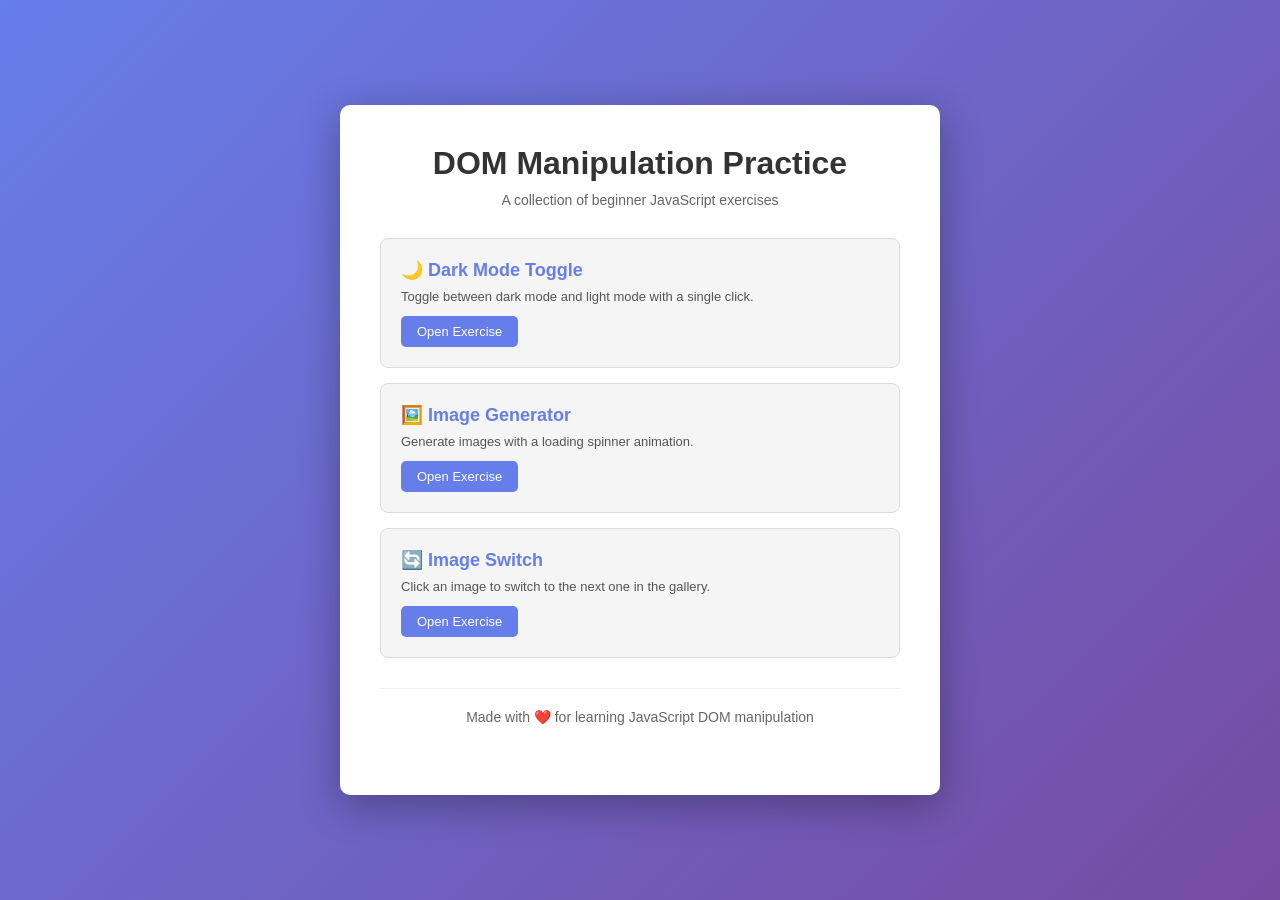
<file: index.html>
<!DOCTYPE html>
<html lang="en">
<head>
  <meta charset="UTF-8">
  <meta name="viewport" content="width=device-width, initial-scale=1.0">
  <title>DOM Manipulation Practice</title>
  <style>
    * {
      margin: 0;
      padding: 0;
      box-sizing: border-box;
    }

    body {
      font-family: Arial, sans-serif;
      background: linear-gradient(135deg, #667eea 0%, #764ba2 100%);
      min-height: 100vh;
      display: flex;
      justify-content: center;
      align-items: center;
      padding: 20px;
    }

    .container {
      background: white;
      border-radius: 10px;
      box-shadow: 0 10px 40px rgba(0, 0, 0, 0.3);
      padding: 40px;
      max-width: 600px;
      width: 100%;
    }

    h1 {
      color: #333;
      margin-bottom: 10px;
      text-align: center;
    }

    p {
      color: #666;
      text-align: center;
      margin-bottom: 30px;
      font-size: 14px;
    }

    .exercise-list {
      display: flex;
      flex-direction: column;
      gap: 15px;
    }

    .exercise-card {
      background: #f5f5f5;
      border: 1px solid #ddd;
      border-radius: 8px;
      padding: 20px;
      transition: transform 0.3s, box-shadow 0.3s;
    }

    .exercise-card:hover {
      transform: translateY(-5px);
      box-shadow: 0 5px 15px rgba(0, 0, 0, 0.1);
    }

    .exercise-card h2 {
      color: #667eea;
      font-size: 18px;
      margin-bottom: 8px;
    }

    .exercise-card p {
      color: #555;
      font-size: 13px;
      margin-bottom: 12px;
      text-align: left;
    }

    .exercise-card a {
      display: inline-block;
      background: #667eea;
      color: white;
      text-decoration: none;
      padding: 8px 16px;
      border-radius: 5px;
      font-size: 13px;
      transition: background 0.3s;
    }

    .exercise-card a:hover {
      background: #764ba2;
    }

    footer {
      text-align: center;
      margin-top: 30px;
      border-top: 1px solid #eee;
      padding-top: 20px;
      color: #888;
      font-size: 12px;
    }
  </style>
</head>
<body>
  <div class="container">
    <h1>DOM Manipulation Practice</h1>
    <p>A collection of beginner JavaScript exercises</p>

    <div class="exercise-list">
      <div class="exercise-card">
        <h2>🌙 Dark Mode Toggle</h2>
        <p>Toggle between dark mode and light mode with a single click.</p>
        <a href="./dark-mode-toggle/index.html">Open Exercise</a>
      </div>

      <div class="exercise-card">
        <h2>🖼️ Image Generator</h2>
        <p>Generate images with a loading spinner animation.</p>
        <a href="./image-generator/index.html">Open Exercise</a>
      </div>

      <div class="exercise-card">
        <h2>🔄 Image Switch</h2>
        <p>Click an image to switch to the next one in the gallery.</p>
        <a href="./image-switch/index.html">Open Exercise</a>
      </div>
    </div>

    <footer>
      <p>Made with ❤️ for learning JavaScript DOM manipulation</p>
    </footer>
  </div>
</body>
</html>
</file>
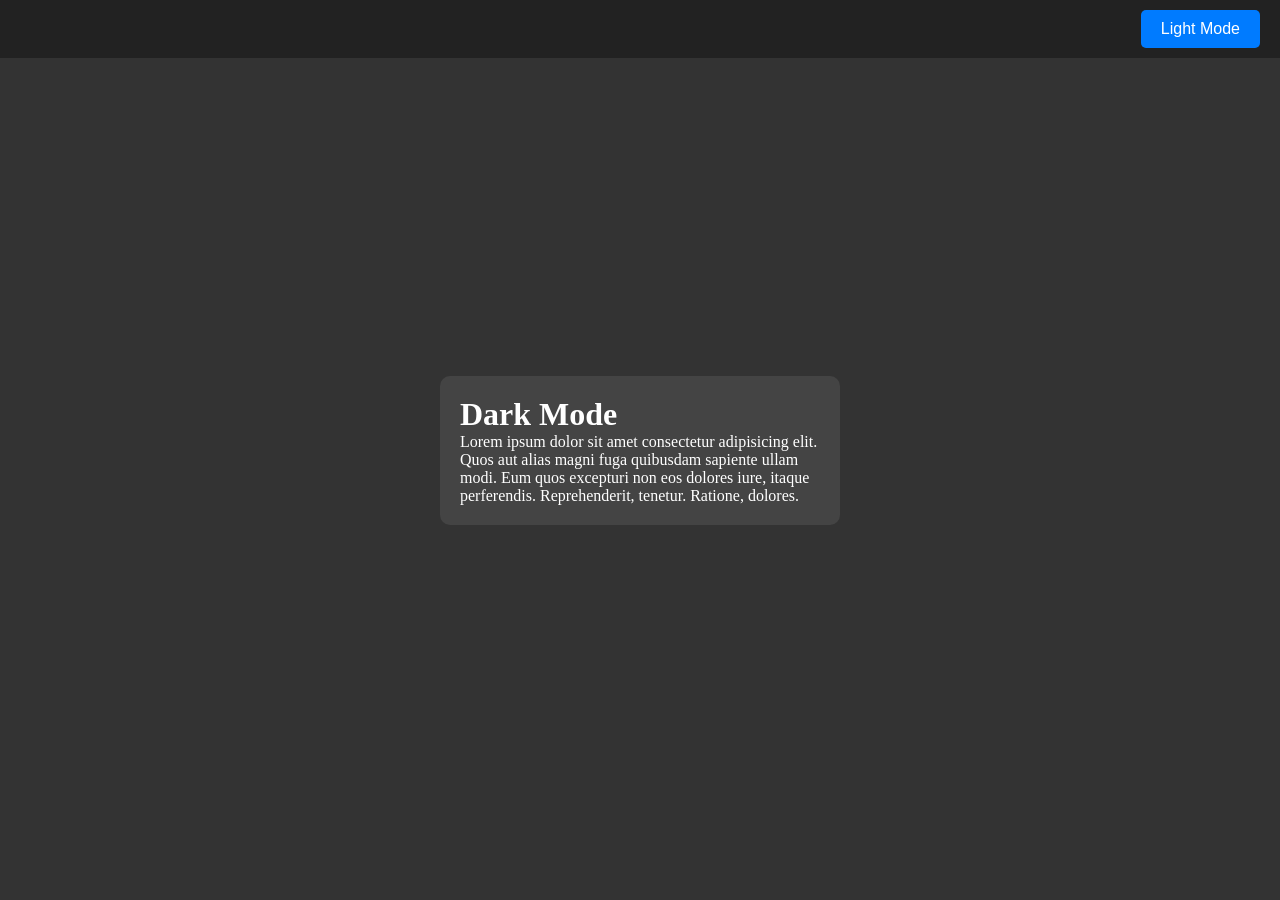
<file: dark-mode-toggle/index.html>
<!DOCTYPE html>
<html lang="en">
<head>
  <meta charset="UTF-8">
  <meta name="viewport" content="width=device-width, initial-scale=1.0">
  <title>Dark Mode Toggle</title>
  <link rel="stylesheet" href="style.css">
</head>
<body>
  <div class="navbar">
    <button id="btn">Light Mode</button>
  </div>
  <div class="container">
    <div class="content">
      <h1>Dark Mode</h1>
      <p>Lorem ipsum dolor sit amet consectetur adipisicing elit. Quos aut alias magni fuga quibusdam sapiente ullam modi. Eum quos excepturi non eos dolores iure, itaque perferendis. Reprehenderit, tenetur. Ratione, dolores.</p>
    </div>
  </div>
  <script src="script.js"></script>
</body>
</html>
</file>
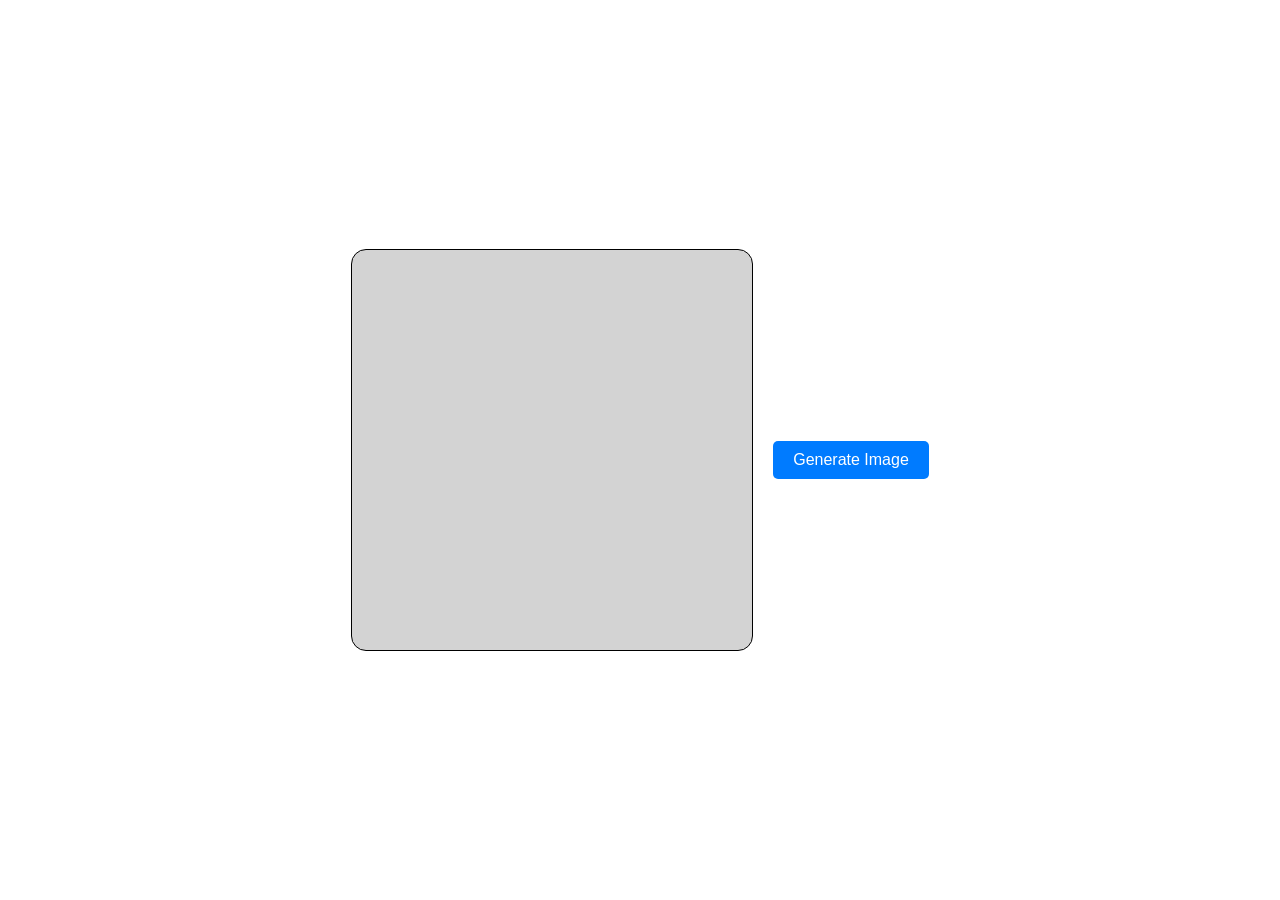
<file: image-generator/index.html>
<!DOCTYPE html>
<html lang="en">
<head>
  <meta charset="UTF-8">
  <meta name="viewport" content="width=device-width, initial-scale=1.0">
  <title>Image Generator</title>
  <link rel="stylesheet" href="style.css">
</head>
<body>
  <div id="container" class="card"></div>
  <button id="btn">Generate Image</button>
  <script src="script.js"></script>
</body>
</html>
</file>
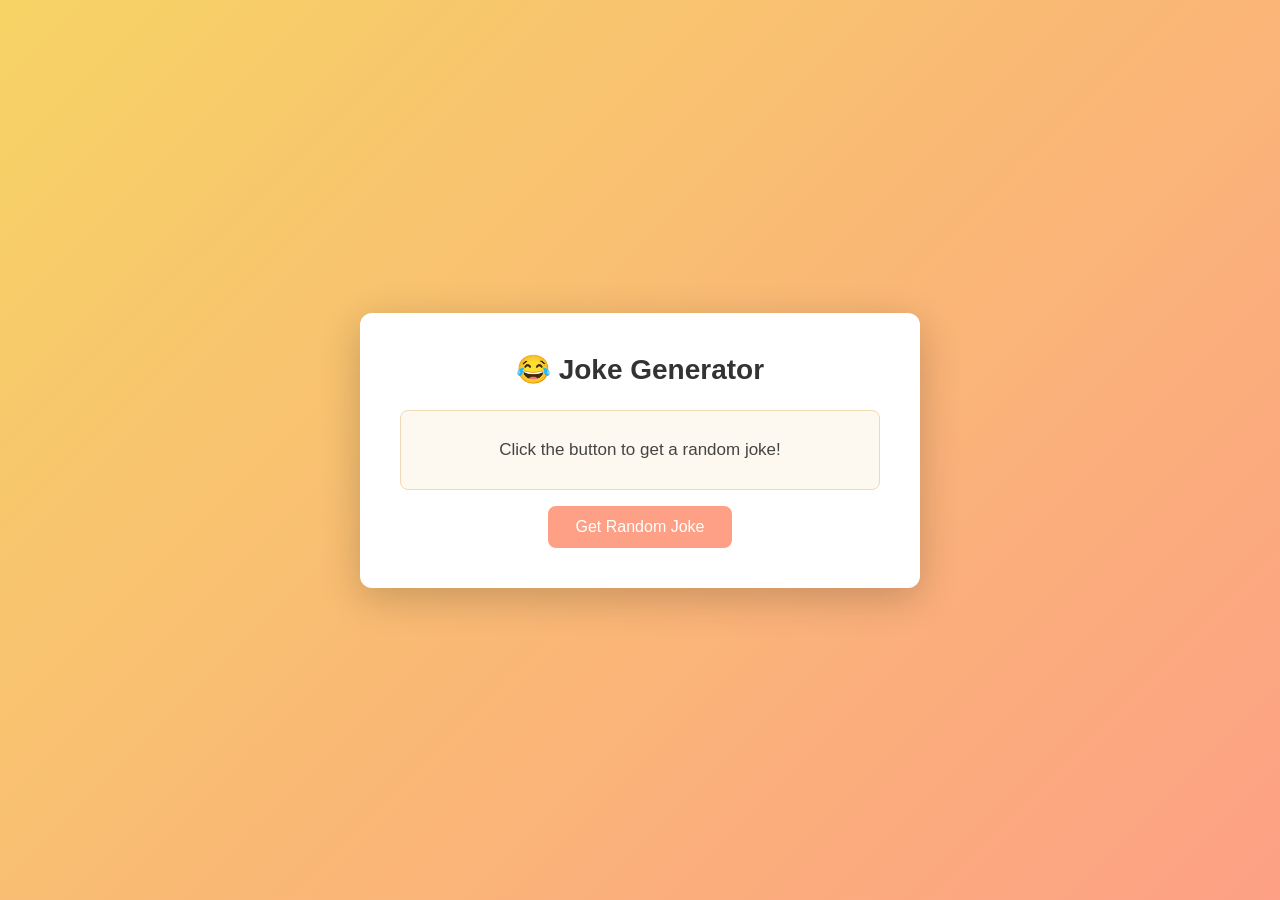
<file: dom-manipulation-practice/joke-generator/index.html>
<!DOCTYPE html>
<html lang="en">
<head>
  <meta charset="UTF-8">
  <meta name="viewport" content="width=device-width, initial-scale=1.0">
  <title>Joke Generator</title>
  <link rel="stylesheet" href="style.css">
</head>
<body>
  <div class="container">
    <h1>😂 Joke Generator</h1>
    <div id="joke-box">
      <p id="joke-text">Click the button to get a random joke!</p>
    </div>
    <p id="error-msg" class="error hidden">Oops! Could not fetch a joke. Please try again.</p>
    <button id="btn">Get Random Joke</button>
  </div>

  <script src="script.js"></script>
</body>
</html>
</file>
<file: dark-mode-toggle/style.css>
* {
  margin: 0;
  padding: 0;
  box-sizing: border-box;
}
.container {
  background-color: #333;
  display: flex;
  justify-content: center;
  align-items: center;
  min-height: 100vh;
  width: 100%;
}
.content {
  width: 400px;
  padding: 20px;
  background-color: #444;
  color: #fff;
  border-radius: 10px;
}
.navbar {
  position: absolute;
  top: 0;
  width: 100%;
  display: flex;
  justify-content: flex-end;
  align-items: center;
  padding: 10px 20px;
  background-color: #222;
}
#btn {
  padding: 10px 20px;
  font-size: 16px;
  color: #fff;
  background-color: #007bff;
  border: none;
  border-radius: 5px;
  cursor: pointer;
}
</file>
<file: image-generator/style.css>
body {
  display: flex;
  justify-content: center;
  align-items: center;
  gap: 20px;
  min-height: 100vh;
  margin: 0;
}
.card {
  width: 400px;
  height: 400px;
  border: 1px solid black;
  border-radius: 15px;
  overflow: hidden;
  background-color: lightgray;
  display: flex;
  justify-content: center;
  align-items: center;
}
img {
  width: 100%;
  height: 100%;
  object-fit: cover;
}
#btn {
  margin-top: 20px;
  padding: 10px 20px;
  font-size: 16px;
  color: #fff;
  background-color: #007bff;
  border: none;
  border-radius: 5px;
  cursor: pointer;
}
.loading {
  width: 50px;
  height: 50px;
  border: 5px solid #f3f3f3;
  border-top: 5px solid #818385;
  border-radius: 50%;
  animation: spin 2s linear;
}
@keyframes spin {
  0% { transform: rotate(0deg); }
  100% { transform: rotate(360deg); }
}
</file>
<file: dom-manipulation-practice/joke-generator/style.css>
* {
  margin: 0;
  padding: 0;
  box-sizing: border-box;
}

body {
  font-family: Arial, sans-serif;
  background: linear-gradient(135deg, #f6d365 0%, #fda085 100%);
  min-height: 100vh;
  display: flex;
  justify-content: center;
  align-items: center;
  padding: 20px;
}

.container {
  background: #fff;
  border-radius: 12px;
  box-shadow: 0 10px 40px rgba(0, 0, 0, 0.2);
  padding: 40px;
  max-width: 560px;
  width: 100%;
  text-align: center;
}

h1 {
  font-size: 28px;
  color: #333;
  margin-bottom: 24px;
}

#joke-box {
  background: #fef9f0;
  border: 1px solid #f0d9b5;
  border-radius: 8px;
  padding: 24px;
  min-height: 80px;
  display: flex;
  flex-direction: column;
  justify-content: center;
  gap: 10px;
  margin-bottom: 16px;
}

#joke-text {
  font-size: 17px;
  color: #444;
  line-height: 1.6;
}

#joke-text.loading {
  color: #aaa;
  font-style: italic;
}

.error {
  color: #c0392b;
  font-size: 14px;
  margin-bottom: 16px;
}

.hidden {
  display: none;
}

#btn {
  padding: 12px 28px;
  font-size: 16px;
  color: #fff;
  background-color: #fda085;
  border: none;
  border-radius: 8px;
  cursor: pointer;
  transition: background-color 0.3s, transform 0.2s;
}

#btn:hover {
  background-color: #f6845e;
  transform: translateY(-2px);
}

#btn:disabled {
  background-color: #f5c6a0;
  cursor: not-allowed;
  transform: none;
}

@media (max-width: 480px) {
  .container {
    padding: 24px;
  }

  h1 {
    font-size: 22px;
  }

  #joke-text {
    font-size: 15px;
  }
}
</file>
